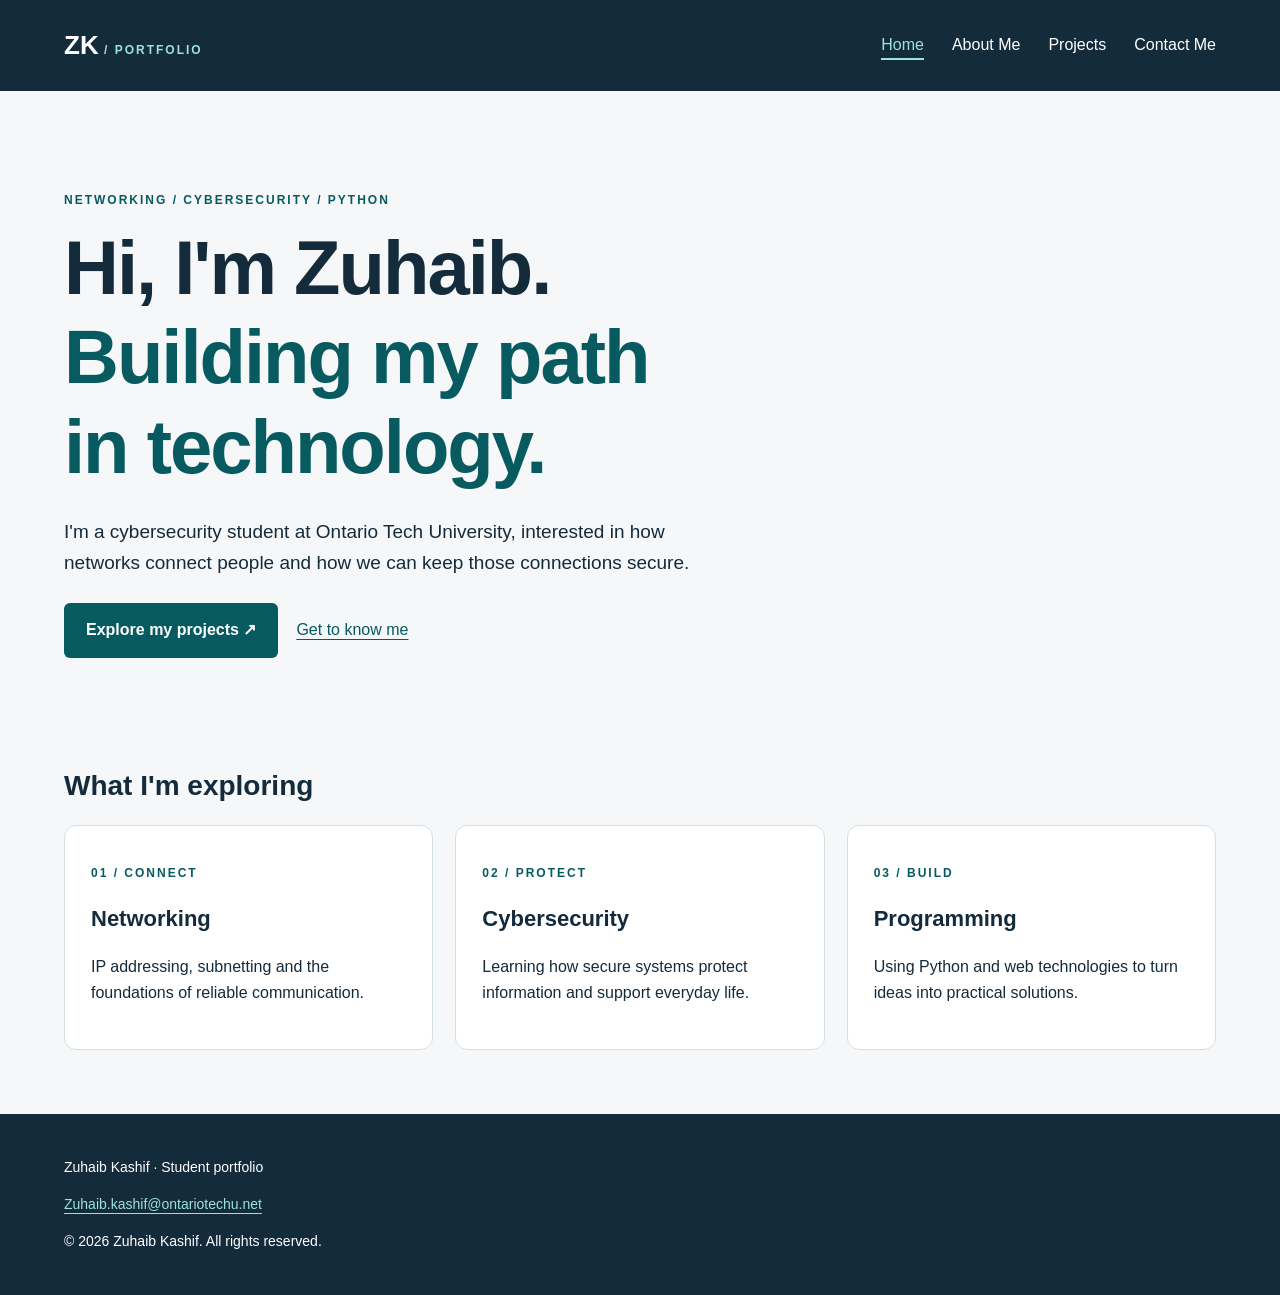
<file: index.html>
<!DOCTYPE html>
<html lang="en">
<head>
<meta charset="utf-8">
<meta name="viewport" content="width=device-width, initial-scale=1">
<meta name="description" content="Zuhaib Kashif's student portfolio: networking, cybersecurity and programming.">
<title>Home | Zuhaib Kashif</title>
<link rel="icon" href="assets/favicon.svg" type="image/svg+xml">
<link rel="stylesheet" href="css/mobile.css">
<link rel="stylesheet" href="css/tablet.css" media="(min-width: 600px)">
<link rel="stylesheet" href="css/laptop.css" media="(min-width: 1024px)">
</head>
<body>
<a class="skip" href="#main">Skip to content</a>
<header><div class="wrap"><a class="brand" href="index.html">ZK<span> / PORTFOLIO</span></a><nav aria-label="Main navigation"><ul><li><a href="index.html" aria-current="page">Home</a></li><li><a href="about.html">About Me</a></li><li><a href="projects.html">Projects</a></li><li><a href="contact.html">Contact Me</a></li></ul></nav></div></header>
<main id="main" class="wrap"><section class="hero"><p class="eyebrow">NETWORKING / CYBERSECURITY / PYTHON</p><h1>Hi, I'm Zuhaib.<br><span>Building my path<br>in technology.</span></h1><p class="lead">I'm a cybersecurity student at Ontario Tech University, interested in how networks connect people and how we can keep those connections secure.</p><a class="button" href="projects.html">Explore my projects ↗</a><a class="text-link" href="about.html">Get to know me</a></section><section aria-labelledby="focus"><h2 id="focus">What I'm exploring</h2><div class="columns"><article class="card"><p class="number">01 / CONNECT</p><h3>Networking</h3><p>IP addressing, subnetting and the foundations of reliable communication.</p></article><article class="card"><p class="number">02 / PROTECT</p><h3>Cybersecurity</h3><p>Learning how secure systems protect information and support everyday life.</p></article><article class="card"><p class="number">03 / BUILD</p><h3>Programming</h3><p>Using Python and web technologies to turn ideas into practical solutions.</p></article></div></section></main>
<footer><div class="wrap"><p>Zuhaib Kashif · Student portfolio</p><p><a href="mailto:Zuhaib.kashif@ontariotechu.net">Zuhaib.kashif@ontariotechu.net</a></p><p>© 2026 Zuhaib Kashif. All rights reserved.</p></div></footer>
</body></html>
</file>
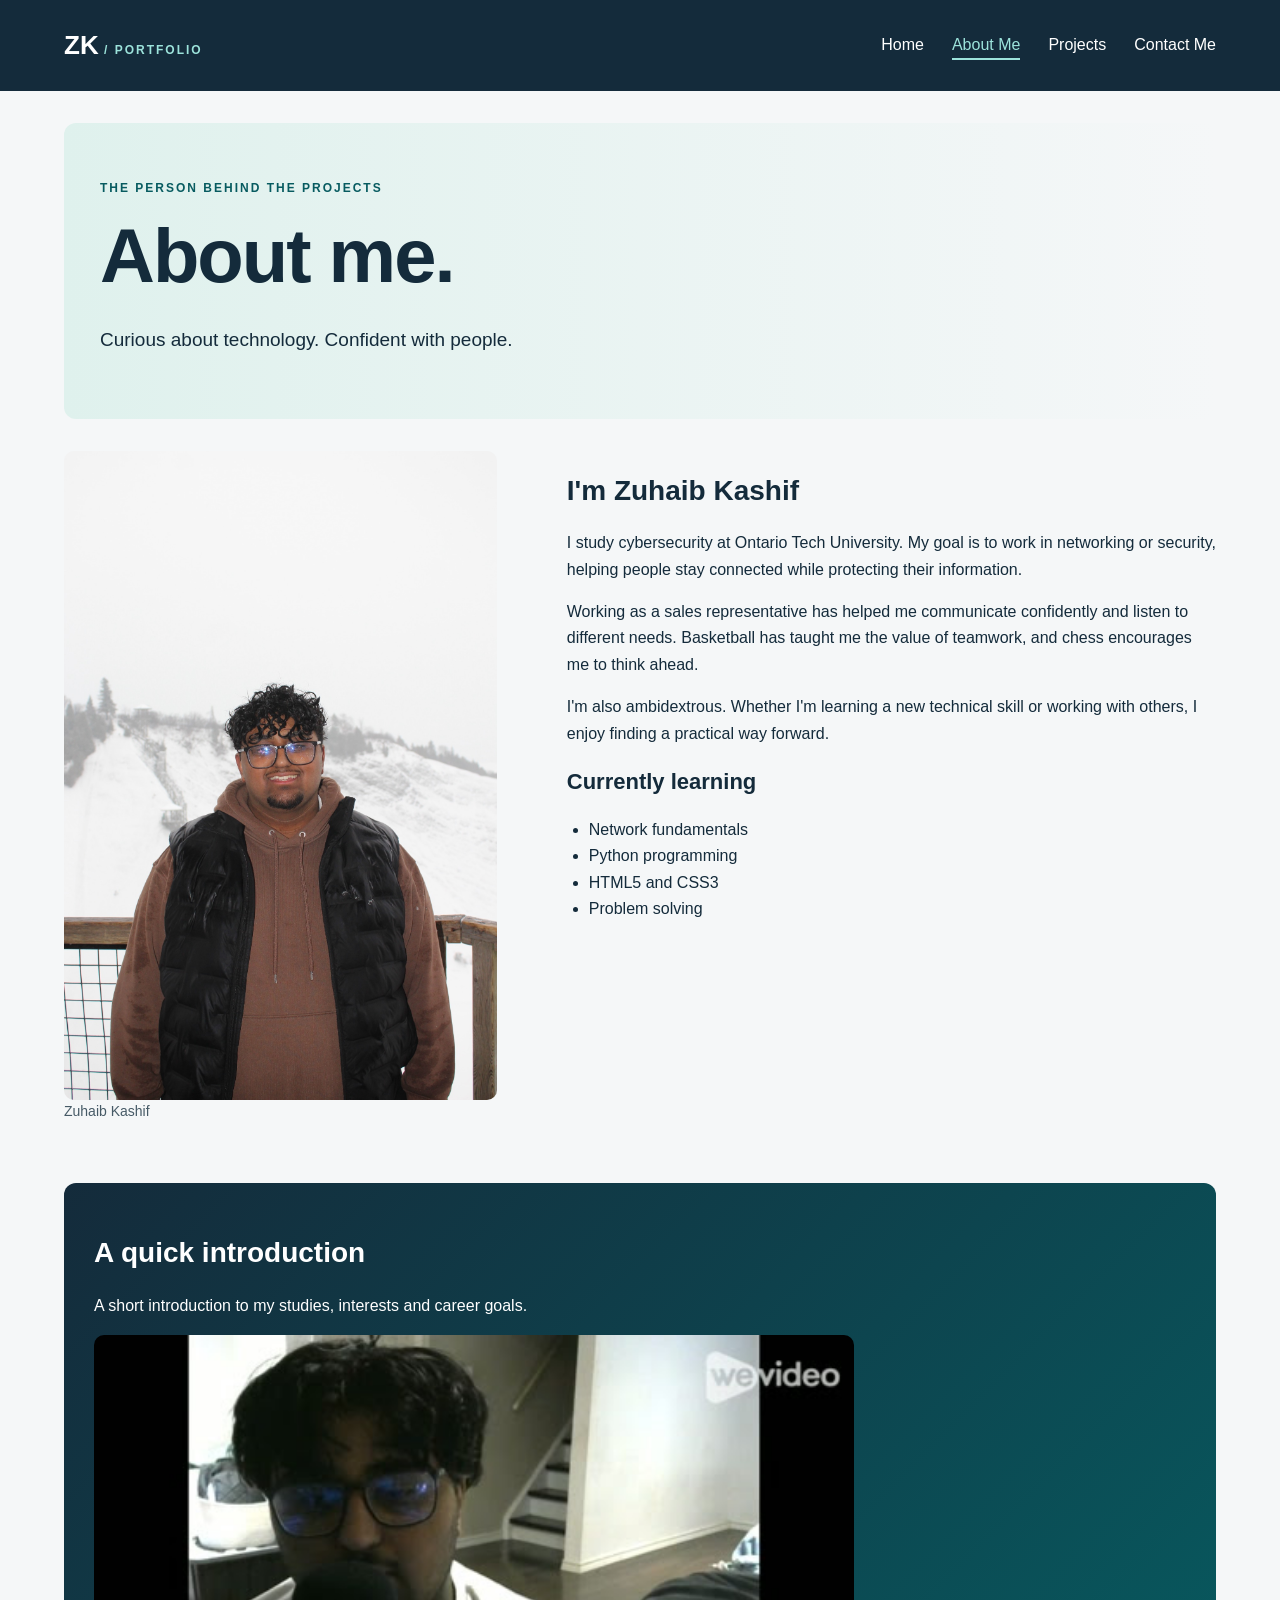
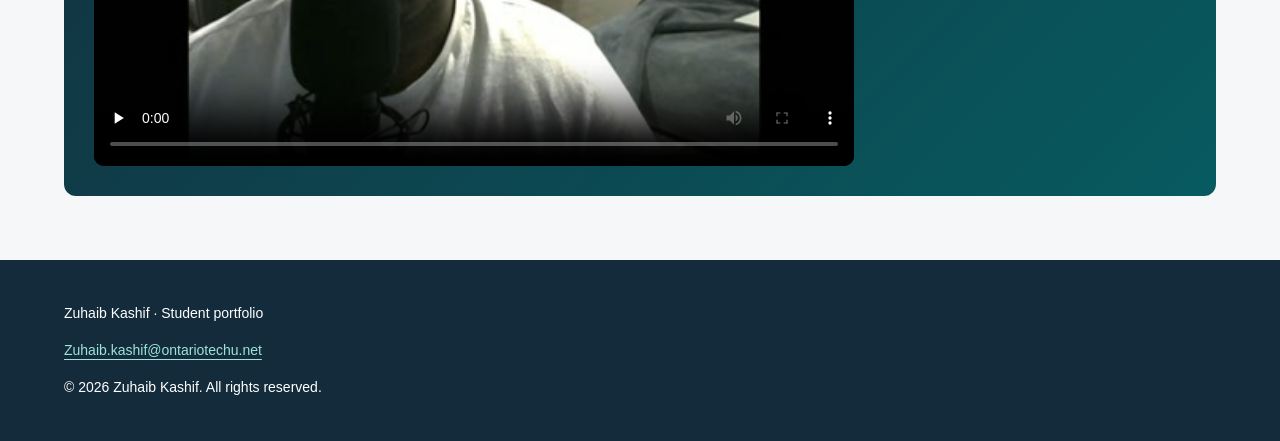
<file: about.html>
<!DOCTYPE html>
<html lang="en">
<head>
<meta charset="utf-8">
<meta name="viewport" content="width=device-width, initial-scale=1">
<meta name="description" content="Zuhaib Kashif's student portfolio: networking, cybersecurity and programming.">
<title>About Me | Zuhaib Kashif</title>
<link rel="icon" href="assets/favicon.svg" type="image/svg+xml">
<link rel="stylesheet" href="css/mobile.css">
<link rel="stylesheet" href="css/tablet.css" media="(min-width: 600px)">
<link rel="stylesheet" href="css/laptop.css" media="(min-width: 1024px)">
</head>
<body>
<a class="skip" href="#main">Skip to content</a>
<header><div class="wrap"><a class="brand" href="index.html">ZK<span> / PORTFOLIO</span></a><nav aria-label="Main navigation"><ul><li><a href="index.html">Home</a></li><li><a href="about.html" aria-current="page">About Me</a></li><li><a href="projects.html">Projects</a></li><li><a href="contact.html">Contact Me</a></li></ul></nav></div></header>
<main id="main" class="wrap"><section class="page-heading"><p class="eyebrow">THE PERSON BEHIND THE PROJECTS</p><h1>About me.</h1><p class="lead">Curious about technology. Confident with people.</p></section><div class="about-layout"><figure><img src="assets/zuhaib-photo.jpg" alt="Zuhaib Kashif smiling outdoors in a snowy landscape" width="1280" height="1920"><figcaption>Zuhaib Kashif</figcaption></figure><section><h2>I'm Zuhaib Kashif</h2><p>I study cybersecurity at Ontario Tech University. My goal is to work in networking or security, helping people stay connected while protecting their information.</p><p>Working as a sales representative has helped me communicate confidently and listen to different needs. Basketball has taught me the value of teamwork, and chess encourages me to think ahead.</p><p>I'm also ambidextrous. Whether I'm learning a new technical skill or working with others, I enjoy finding a practical way forward.</p><h3>Currently learning</h3><ul class="skills"><li>Network fundamentals</li><li>Python programming</li><li>HTML5 and CSS3</li><li>Problem solving</li></ul></section></div><section class="video-section"><h2>A quick introduction</h2><p>A short introduction to my studies, interests and career goals.</p><!-- Replace the source with your own recording. Controls and poster are required. -->
<video controls preload="none" poster="assets/introduction-poster.jpg"><source src="assets/introduction.mp4" type="video/mp4"><p>Your browser does not support HTML5 video.</p></video></section></main>
<footer><div class="wrap"><p>Zuhaib Kashif · Student portfolio</p><p><a href="mailto:Zuhaib.kashif@ontariotechu.net">Zuhaib.kashif@ontariotechu.net</a></p><p>© 2026 Zuhaib Kashif. All rights reserved.</p></div></footer>
</body></html>
</file>
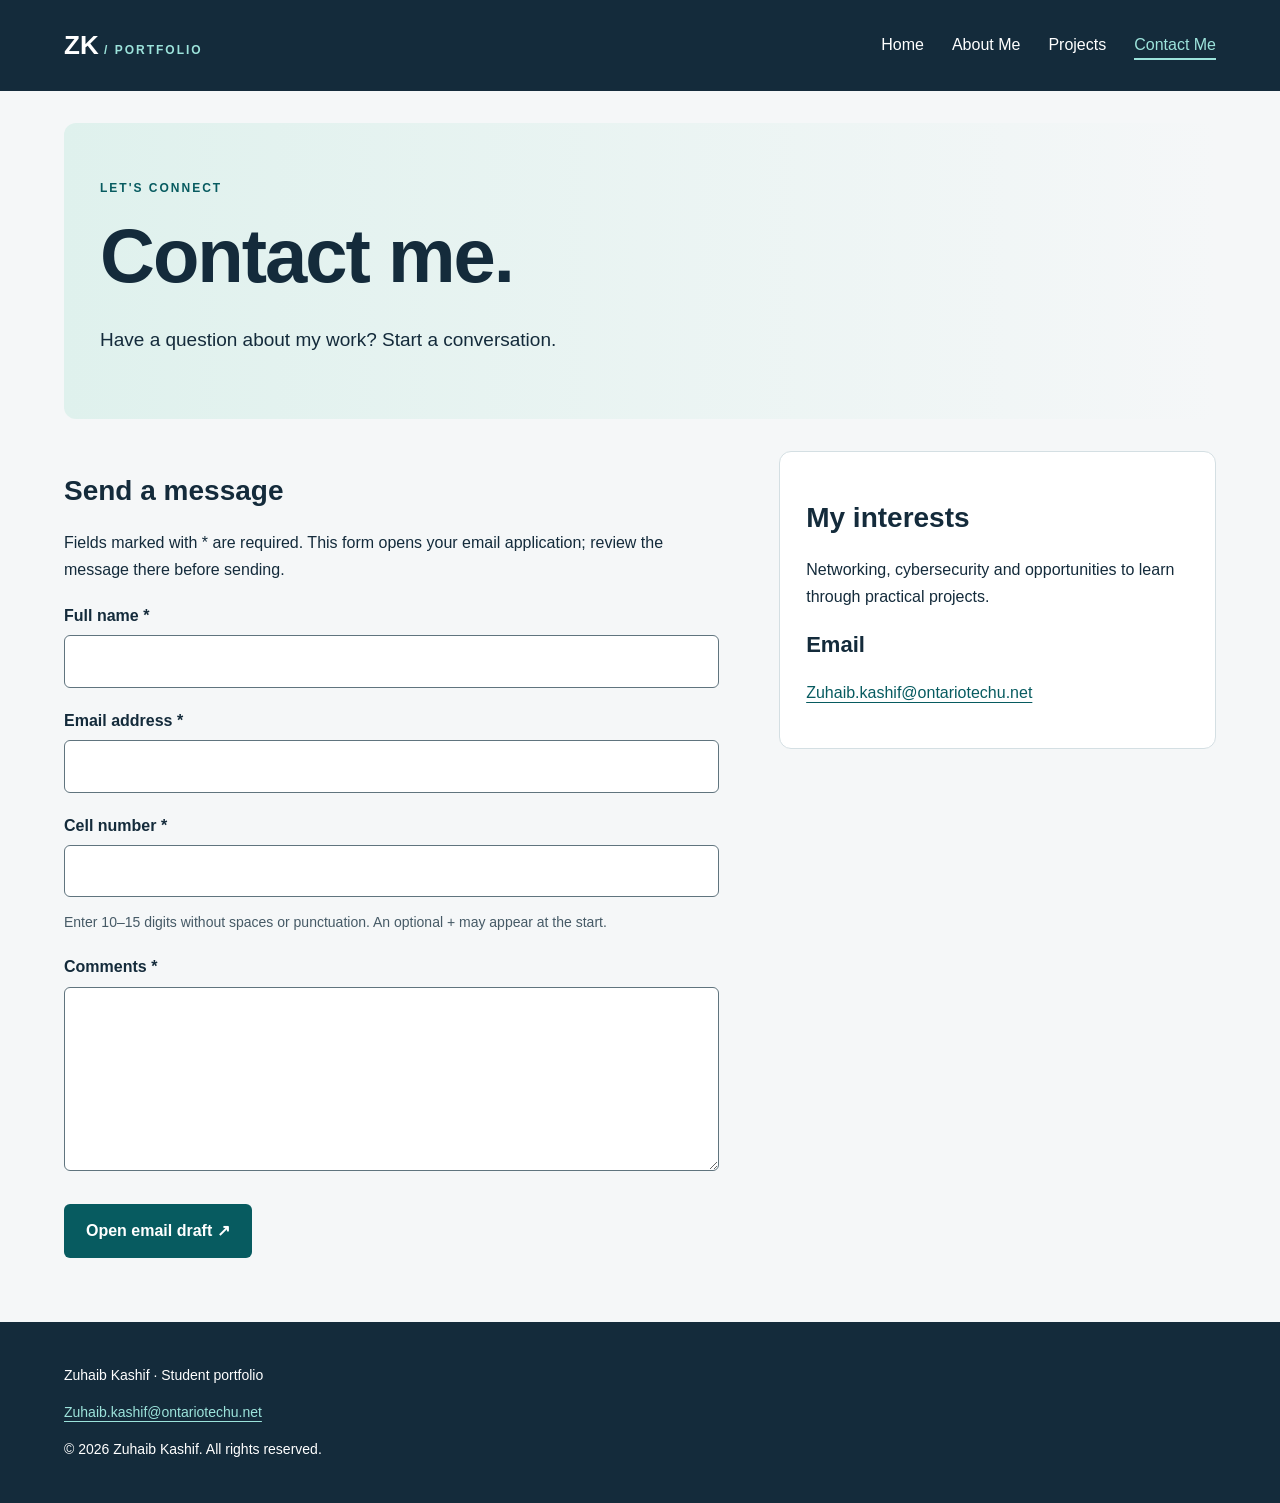
<file: contact.html>
<!DOCTYPE html>
<html lang="en">
<head>
<meta charset="utf-8">
<meta name="viewport" content="width=device-width, initial-scale=1">
<meta name="description" content="Zuhaib Kashif's student portfolio: networking, cybersecurity and programming.">
<title>Contact Me | Zuhaib Kashif</title>
<link rel="icon" href="assets/favicon.svg" type="image/svg+xml">
<link rel="stylesheet" href="css/mobile.css">
<link rel="stylesheet" href="css/tablet.css" media="(min-width: 600px)">
<link rel="stylesheet" href="css/laptop.css" media="(min-width: 1024px)">
</head>
<body>
<a class="skip" href="#main">Skip to content</a>
<header><div class="wrap"><a class="brand" href="index.html">ZK<span> / PORTFOLIO</span></a><nav aria-label="Main navigation"><ul><li><a href="index.html">Home</a></li><li><a href="about.html">About Me</a></li><li><a href="projects.html">Projects</a></li><li><a href="contact.html" aria-current="page">Contact Me</a></li></ul></nav></div></header>
<main id="main" class="wrap"><section class="page-heading"><p class="eyebrow">LET'S CONNECT</p><h1>Contact me.</h1><p class="lead">Have a question about my work? Start a conversation.</p></section><div class="contact-layout"><section><h2>Send a message</h2><p>Fields marked with * are required. This form opens your email application; review the message there before sending.</p><!-- HTML constraint validation runs before the browser opens the mailto action. This static site has no server to receive messages. -->
<form action="mailto:Zuhaib.kashif@ontariotechu.net" method="post" enctype="text/plain">
<label for="name">Full name *</label><input id="name" name="name" autocomplete="name" required minlength="2" maxlength="80">
<label for="email">Email address *</label><input id="email" name="email" type="email" autocomplete="email" required maxlength="150">
<label for="phone">Cell number *</label><input id="phone" name="phone" type="tel" autocomplete="tel" inputmode="tel" pattern="[+]?[0-9]{10,15}" required aria-describedby="phone-help"><p id="phone-help" class="help">Enter 10–15 digits without spaces or punctuation. An optional + may appear at the start.</p>
<label for="comments">Comments *</label><textarea id="comments" name="comments" rows="6" required minlength="10" maxlength="2000"></textarea>
<button type="submit">Open email draft ↗</button></form></section><aside class="card"><h2>My interests</h2><p>Networking, cybersecurity and opportunities to learn through practical projects.</p><h3>Email</h3><p><a href="mailto:Zuhaib.kashif@ontariotechu.net">Zuhaib.kashif@ontariotechu.net</a></p></aside></div></main>
<footer><div class="wrap"><p>Zuhaib Kashif · Student portfolio</p><p><a href="mailto:Zuhaib.kashif@ontariotechu.net">Zuhaib.kashif@ontariotechu.net</a></p><p>© 2026 Zuhaib Kashif. All rights reserved.</p></div></footer>
</body></html>
</file>
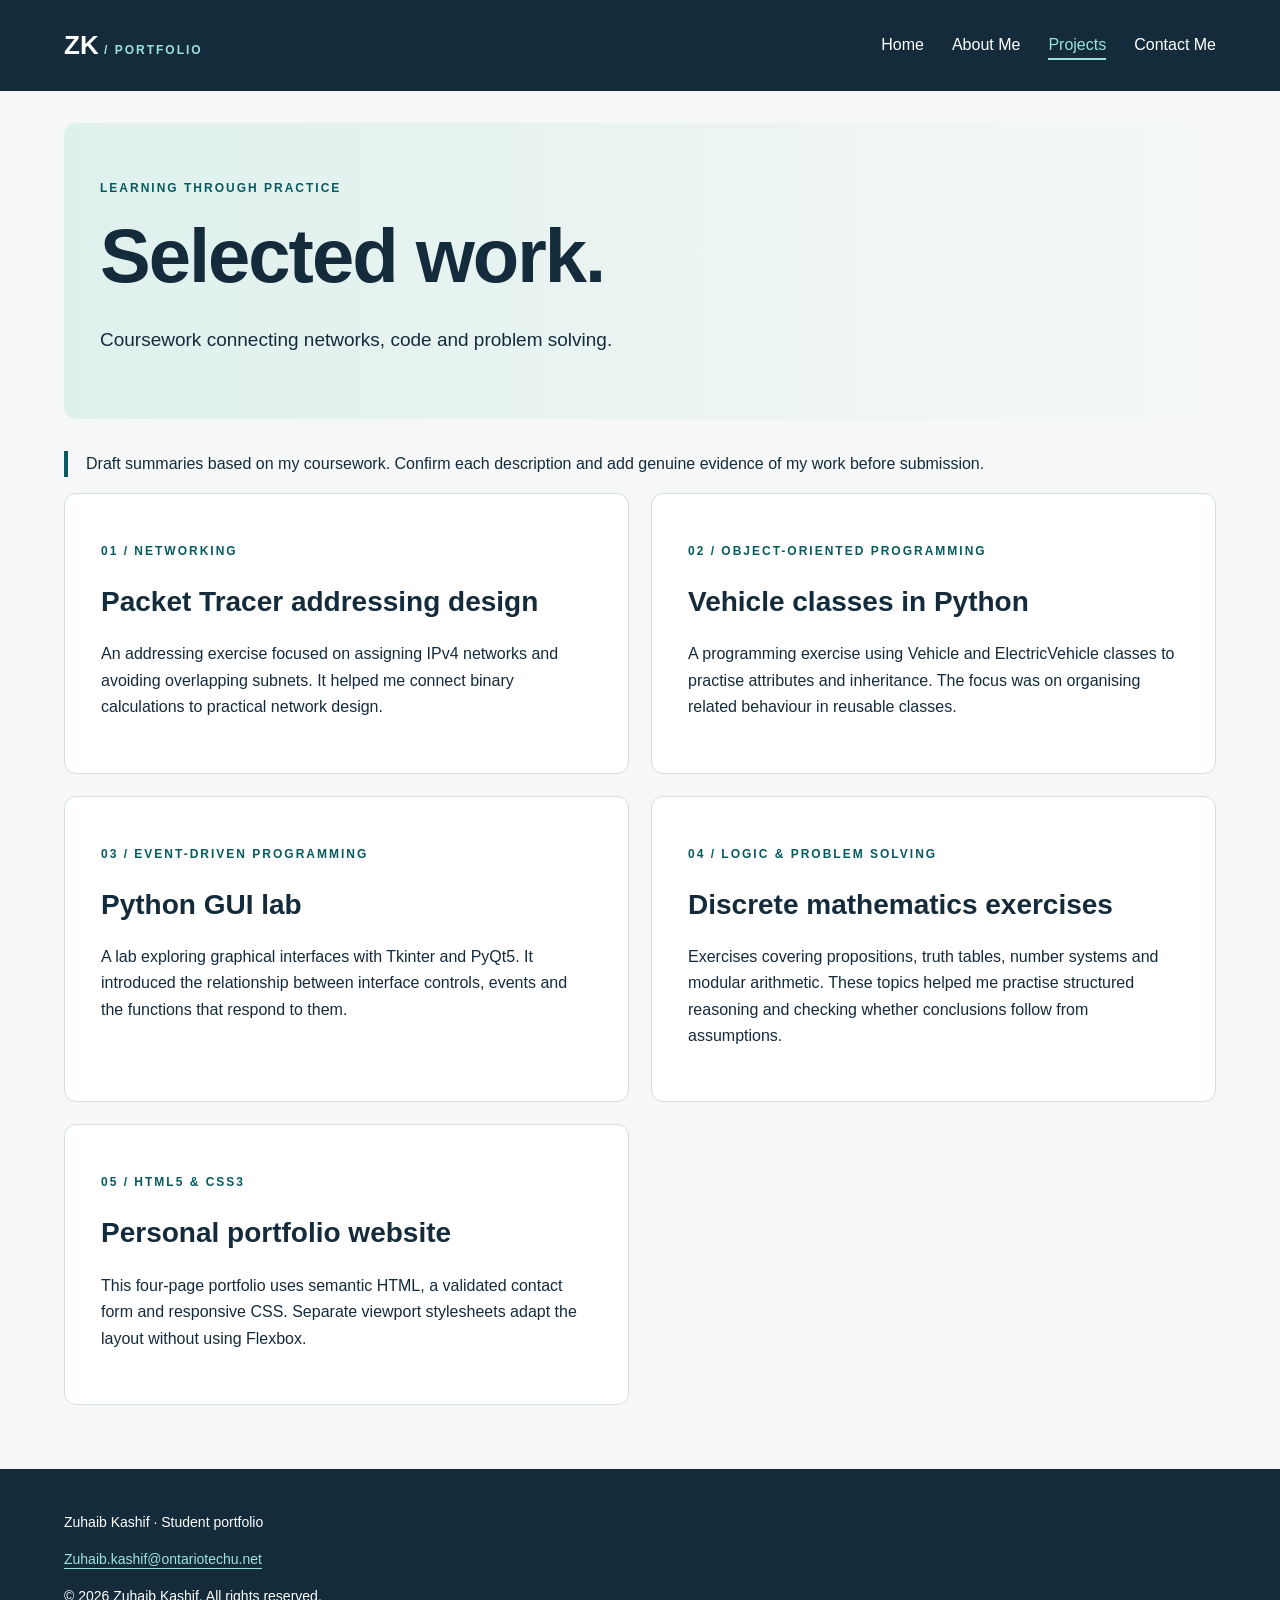
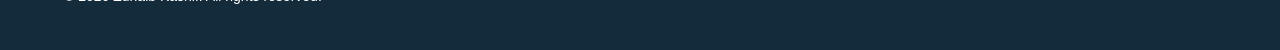
<file: projects.html>
<!DOCTYPE html>
<html lang="en">
<head>
<meta charset="utf-8">
<meta name="viewport" content="width=device-width, initial-scale=1">
<meta name="description" content="Zuhaib Kashif's student portfolio: networking, cybersecurity and programming.">
<title>Projects | Zuhaib Kashif</title>
<link rel="icon" href="assets/favicon.svg" type="image/svg+xml">
<link rel="stylesheet" href="css/mobile.css">
<link rel="stylesheet" href="css/tablet.css" media="(min-width: 600px)">
<link rel="stylesheet" href="css/laptop.css" media="(min-width: 1024px)">
</head>
<body>
<a class="skip" href="#main">Skip to content</a>
<header><div class="wrap"><a class="brand" href="index.html">ZK<span> / PORTFOLIO</span></a><nav aria-label="Main navigation"><ul><li><a href="index.html">Home</a></li><li><a href="about.html">About Me</a></li><li><a href="projects.html" aria-current="page">Projects</a></li><li><a href="contact.html">Contact Me</a></li></ul></nav></div></header>
<main id="main" class="wrap"><section class="page-heading"><p class="eyebrow">LEARNING THROUGH PRACTICE</p><h1>Selected work.</h1><p class="lead">Coursework connecting networks, code and problem solving.</p></section><p class="notice">Draft summaries based on my coursework. Confirm each description and add genuine evidence of my work before submission.</p><div class="project-grid"><article class="card project"><p class="number">01 / NETWORKING</p><h2>Packet Tracer addressing design</h2><p>An addressing exercise focused on assigning IPv4 networks and avoiding overlapping subnets. It helped me connect binary calculations to practical network design.</p></article><article class="card project"><p class="number">02 / OBJECT-ORIENTED PROGRAMMING</p><h2>Vehicle classes in Python</h2><p>A programming exercise using Vehicle and ElectricVehicle classes to practise attributes and inheritance. The focus was on organising related behaviour in reusable classes.</p></article><article class="card project"><p class="number">03 / EVENT-DRIVEN PROGRAMMING</p><h2>Python GUI lab</h2><p>A lab exploring graphical interfaces with Tkinter and PyQt5. It introduced the relationship between interface controls, events and the functions that respond to them.</p></article><article class="card project"><p class="number">04 / LOGIC & PROBLEM SOLVING</p><h2>Discrete mathematics exercises</h2><p>Exercises covering propositions, truth tables, number systems and modular arithmetic. These topics helped me practise structured reasoning and checking whether conclusions follow from assumptions.</p></article><article class="card project"><p class="number">05 / HTML5 & CSS3</p><h2>Personal portfolio website</h2><p>This four-page portfolio uses semantic HTML, a validated contact form and responsive CSS. Separate viewport stylesheets adapt the layout without using Flexbox.</p></article></div></main>
<footer><div class="wrap"><p>Zuhaib Kashif · Student portfolio</p><p><a href="mailto:Zuhaib.kashif@ontariotechu.net">Zuhaib.kashif@ontariotechu.net</a></p><p>© 2026 Zuhaib Kashif. All rights reserved.</p></div></footer>
</body></html>
</file>
<file: css/mobile.css>
/* Mobile-first fluid layout: common presentation and screens under 600px. */
* { box-sizing: border-box; }
body { margin: 0; background: #f5f7f8; color: #142b3b; font-family: Arial, Helvetica, sans-serif; line-height: 1.65; }
a { color: #075b60; text-underline-offset: 4px; overflow-wrap: anywhere; }
a:hover { color: #142b3b; }
.wrap { width: 90%; max-width: 1180px; margin: 0 auto; }
header { background: #142b3b; color: white; padding: 24px 0; }
.brand { color: white; text-decoration: none; font-size: 26px; font-weight: bold; }
.brand span { font-size: 12px; letter-spacing: 2px; color: #9ce3db; }
nav ul { padding: 0; margin: 18px 0 0; list-style: none; }
nav li { display: inline-block; margin: 0 15px 8px 0; }
nav a { color: white; text-decoration: none; padding-bottom: 5px; }
nav a:hover, nav a[aria-current="page"] { color: #9ce3db; border-bottom: 2px solid #9ce3db; }
main { padding-bottom: 64px; }
h1,h2,h3 { line-height: 1.18; }
h1 { font-size: 42px; letter-spacing: -2px; margin: 12px 0 24px; }
h2 { font-size: 28px; }
h3 { font-size: 22px; }
.hero { padding: 55px 0; }
.hero h1 span { color: #075b60; }
.eyebrow,.number { font-size: 12px; font-weight: bold; letter-spacing: 2px; color: #075b60; }
.lead { font-size: 19px; max-width: 650px; }
.button,button { display: inline-block; background: #075b60; color: white; border: 0; border-radius: 6px; padding: 14px 22px; font: inherit; font-weight: bold; text-decoration: none; cursor: pointer; }
.button:hover,button:hover { background: #142b3b; color: white; }
.text-link { display: inline-block; margin: 20px 0 0 18px; }
.card { background: white; border: 1px solid #d4dfe3; border-radius: 12px; padding: 26px; margin-bottom: 20px; }
/* Straight linear gradient decorates the heading; angled gradient decorates the video section. */
.page-heading { background: linear-gradient(to right, #dff1ed, #f5f7f8); padding: 38px 24px; margin: 32px 0; border-radius: 12px; }
.video-section { background: linear-gradient(135deg, #142b3b, #075b60); color: white; padding: 30px; border-radius: 12px; margin-top: 32px; }
.video-section .note { color: white; }
figure { margin: 0 0 28px; }
img,video { display: block; width: 100%; height: auto; border-radius: 10px; }
video { max-width: 760px; }
figcaption,.note,.help { font-size: 14px; color: #465a66; }
.skills { padding-left: 22px; }
.notice { border-left: 4px solid #075b60; padding-left: 18px; }
label { display: block; margin-top: 20px; font-weight: bold; }
input,textarea { width: 100%; margin-top: 6px; padding: 12px; border: 1px solid #60747e; border-radius: 6px; background: white; color: #142b3b; font: inherit; }
textarea { resize: vertical; }
form button { margin-top: 24px; }
aside { margin-top: 32px; }
footer { background: #142b3b; color: white; padding: 28px 0; font-size: 14px; }
footer a,footer .note { color: #9ce3db; }
:focus-visible { outline: 3px solid #b64e16; outline-offset: 4px; }
.skip { position: absolute; top: -100px; left: 10px; background: white; padding: 12px; z-index: 10; }
.skip:focus { top: 10px; }
</file>
<file: css/tablet.css>
/* Tablet: 600–1023px. Grid allows two readable columns without Flexbox. */
@media (min-width: 600px) {
 h1 { font-size: 58px; }
 .hero { padding: 70px 0; }
 .columns,.project-grid { display: grid; grid-template-columns: repeat(2, minmax(0, 1fr)); gap: 22px; }
 .card { margin-bottom: 0; }
 .about-layout { display: grid; grid-template-columns: 1fr 1.4fr; gap: 32px; }
 .page-heading { padding: 44px 36px; }
 .contact-layout aside { margin-top: 32px; }
}
</file>
<file: css/laptop.css>
/* Laptop: 1024px and above. Max-width keeps long lines readable. */
@media (min-width: 1024px) {
 header .wrap { display: grid; grid-template-columns: 1fr auto; align-items: center; }
 nav ul { margin: 0; }
 nav li { margin: 0 0 0 28px; }
 h1 { font-size: 76px; }
 .hero { padding: 88px 0; }
 .columns { grid-template-columns: repeat(3, minmax(0, 1fr)); }
 .about-layout { grid-template-columns: 0.8fr 1.2fr; gap: 70px; }
 .contact-layout { display: grid; grid-template-columns: 1.5fr 1fr; gap: 60px; align-items: start; }
 .contact-layout aside { margin-top: 0; }
 .project { padding: 36px; }
}
</file>
